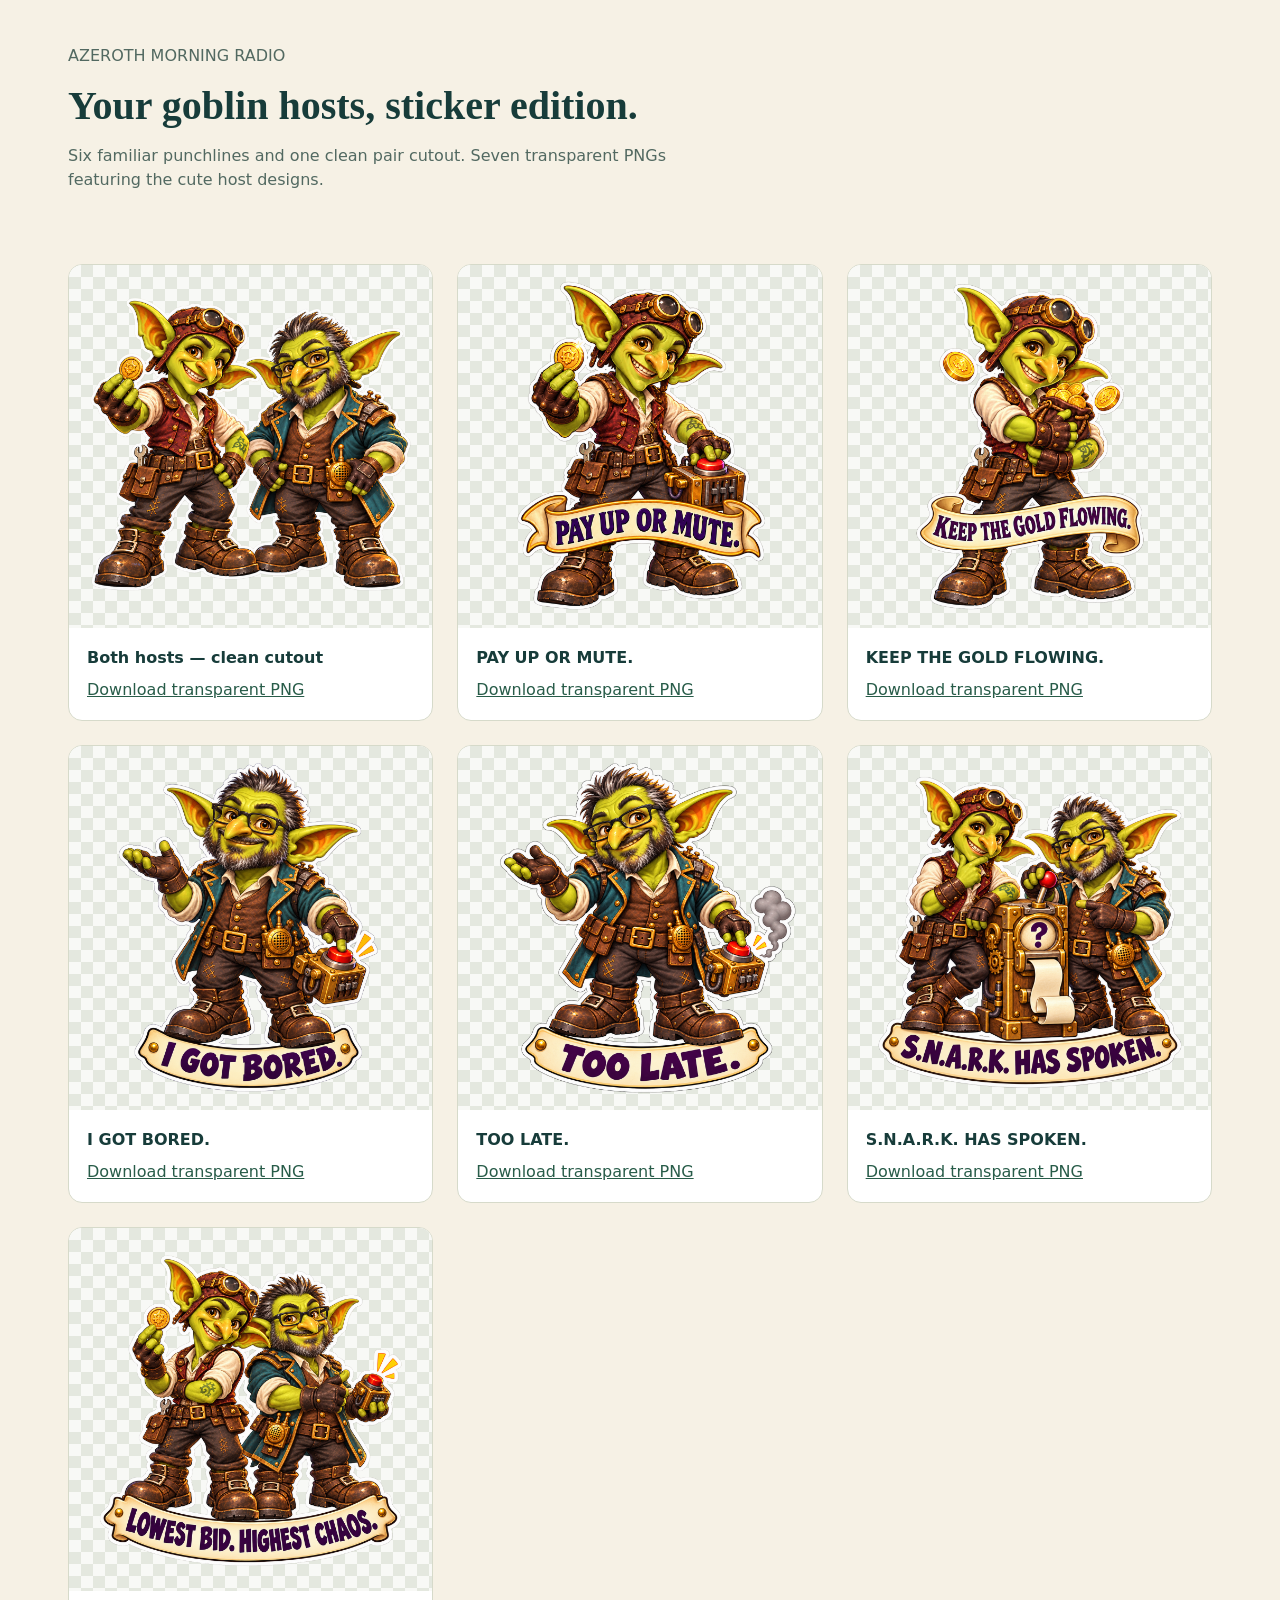
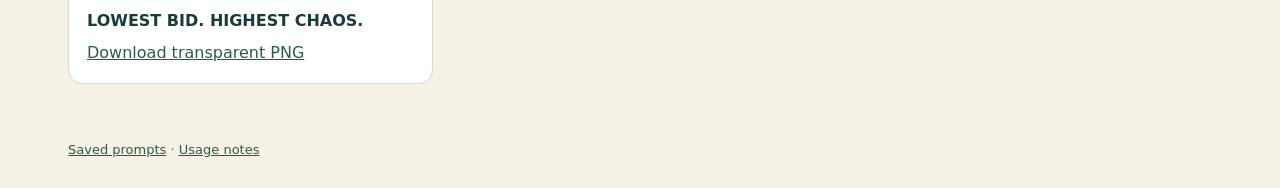
<file: host-stickers/index.html>
<!doctype html><html lang="en"><meta charset="utf-8"><meta name="viewport" content="width=device-width,initial-scale=1"><title>Cute Goblin Host Stickers</title><style>
*{box-sizing:border-box}body{margin:0;background:#f6f1e5;color:#173c3a;font:16px/1.5 system-ui,sans-serif}header,main,footer{max-width:1200px;margin:auto;padding:28px}h1{font:700 40px/1.1 Georgia,serif;margin:12px 0}header p{max-width:650px;color:#526961}.grid{display:grid;grid-template-columns:repeat(auto-fit,minmax(270px,1fr));gap:24px}article{border:1px solid #d6daca;border-radius:14px;background:white;overflow:hidden}article>div{padding:18px}h2{font-size:16px;margin:0 0 8px}a{color:#285c49}a:focus-visible{outline:3px solid #cb8730;outline-offset:3px}.preview{display:block;aspect-ratio:1;background-color:#f8f9f6;background-image:linear-gradient(45deg,#e4e8df 25%,transparent 25%),linear-gradient(-45deg,#e4e8df 25%,transparent 25%),linear-gradient(45deg,transparent 75%,#e4e8df 75%),linear-gradient(-45deg,transparent 75%,#e4e8df 75%);background-size:24px 24px;background-position:0 0,0 12px,12px -12px,-12px 0}.preview img{display:block;width:100%;height:100%;object-fit:contain;padding:16px}footer{font-size:13px;color:#526961}
</style><header><p>AZEROTH MORNING RADIO</p><h1>Your goblin hosts, sticker edition.</h1><p>Six familiar punchlines and one clean pair cutout. Seven transparent PNGs featuring the cute host designs.</p></header><main class="grid"><article><a class="preview" href="00-host-duo-clean-cutout.png"><img src="00-host-duo-clean-cutout.png" alt="Both hosts — clean cutout"></a><div><h2>Both hosts — clean cutout</h2><a href="00-host-duo-clean-cutout.png" download>Download transparent PNG</a></div></article><article><a class="preview" href="01-pay-up-or-mute.png"><img src="01-pay-up-or-mute.png" alt="PAY UP OR MUTE."></a><div><h2>PAY UP OR MUTE.</h2><a href="01-pay-up-or-mute.png" download>Download transparent PNG</a></div></article><article><a class="preview" href="02-keep-the-gold-flowing.png"><img src="02-keep-the-gold-flowing.png" alt="KEEP THE GOLD FLOWING."></a><div><h2>KEEP THE GOLD FLOWING.</h2><a href="02-keep-the-gold-flowing.png" download>Download transparent PNG</a></div></article><article><a class="preview" href="03-i-got-bored.png"><img src="03-i-got-bored.png" alt="I GOT BORED."></a><div><h2>I GOT BORED.</h2><a href="03-i-got-bored.png" download>Download transparent PNG</a></div></article><article><a class="preview" href="04-too-late.png"><img src="04-too-late.png" alt="TOO LATE."></a><div><h2>TOO LATE.</h2><a href="04-too-late.png" download>Download transparent PNG</a></div></article><article><a class="preview" href="05-snark-has-spoken.png"><img src="05-snark-has-spoken.png" alt="S.N.A.R.K. HAS SPOKEN."></a><div><h2>S.N.A.R.K. HAS SPOKEN.</h2><a href="05-snark-has-spoken.png" download>Download transparent PNG</a></div></article><article><a class="preview" href="06-lowest-bid-highest-chaos.png"><img src="06-lowest-bid-highest-chaos.png" alt="LOWEST BID. HIGHEST CHAOS."></a><div><h2>LOWEST BID. HIGHEST CHAOS.</h2><a href="06-lowest-bid-highest-chaos.png" download>Download transparent PNG</a></div></article></main><footer><a href="prompts.json">Saved prompts</a> · <a href="README.txt">Usage notes</a></footer></html>
</file>
